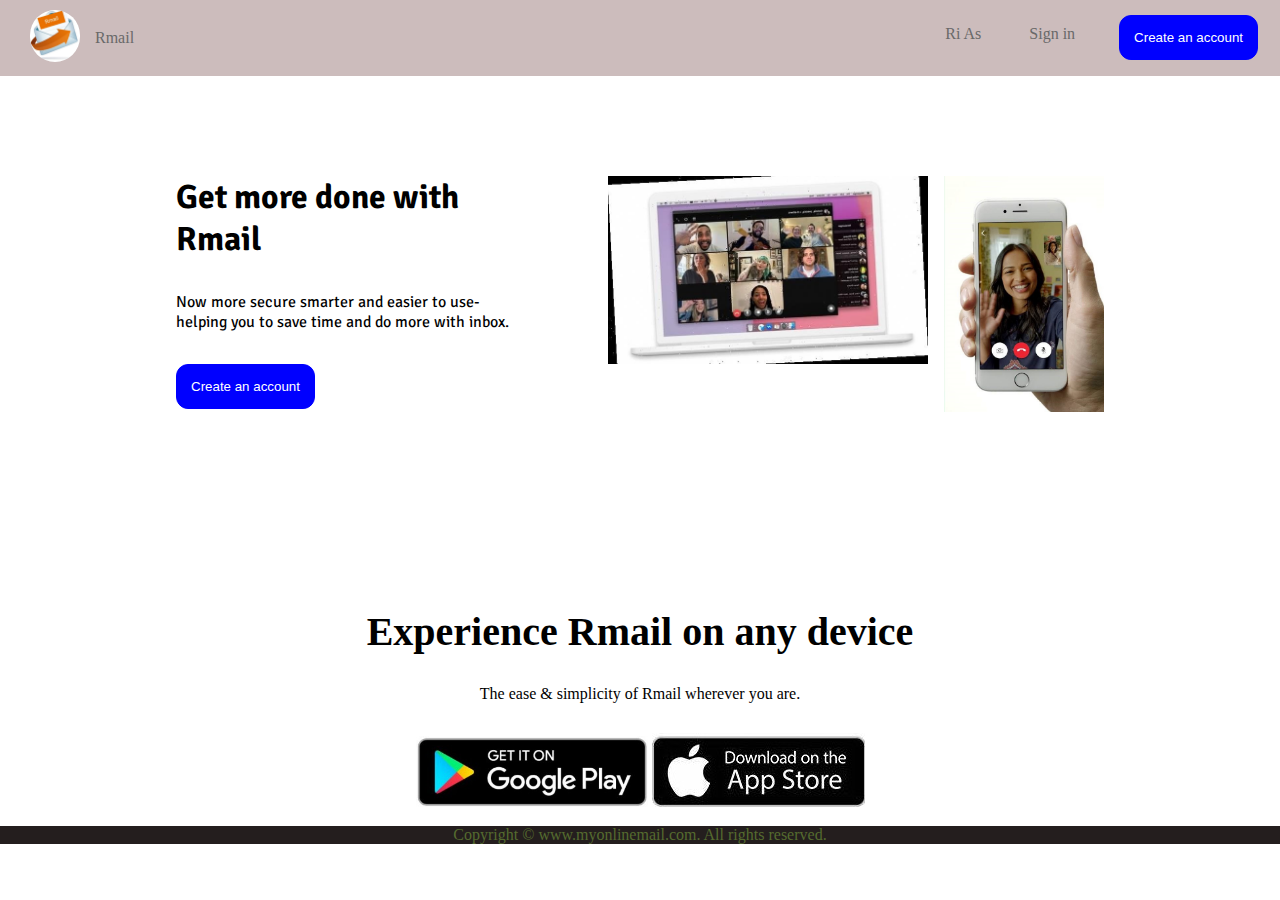
<file: main_page/index.html>
<!DOCTYPE html>
<html lang="en">
  <head>
    <meta charset="UTF-8" />
    <meta http-equiv="X-UA-Compatible" content="IE=edge" />
    <meta name="viewport" content="width=device-width, initial-scale=1.0" />
    <title>Rmail</title>
    <link rel="stylesheet" href="/main_page/index.css" />
    <link
      href="https://fonts.googleapis.com/css2?family=Signika+Negative&display=swap"
      rel="stylesheet" />
  </head>
  <body>
    <nav id="navbar">
      <div class="logo">
        <img src="/main_page/mail.jpg" alt="oops sorry!" />
      </div>
      <a href="">Rmail</a>
      <ul>
        <li class="items" id="create">
          <a href="../create account/create_account.html" target="_blank"
            ><button>Create an account</button></a
          >
        </li>
        <li class="items">
          <a
            href="../Ri As/for_work.html"
            target="_blank"
            alt="please try again"
            >Ri As</a
          >
          <a
            href="../sign in/sign_in.html"
            target="_blank"
            alt="please try again"
            >Sign in</a
          >
        </li>
        <!-- <li class="items"><a href="#work" alt ="please try again">For Work</a></li> -->
      </ul>
    </nav>
    <div class="container-1">
      <ul class="first">
        <li>Get more done with Rmail</li>
        <li>
          Now more secure smarter and easier to use- helping you to save time
          and do more with inbox.
        </li>
        <li class="items">
          <a href="../create account/create_account.html" target="_blank"
            ><button>Create an account</button></a
          >
        </li>
      </ul>
      <ul class="second">
        <li id="im1">
          <img src="/main_page/video_cl.jpg" alt="oops sorry!" />
        </li>
        <li id="im2">
          <img src="/main_page/phn_vdo_cl.jpg" alt="oops sorry!" />
        </li>
      </ul>
    </div>

    <div class="container-2">
      <ul>
        <li>Experience Rmail on any device</li>
        <li>The ease & simplicity of Rmail wherever you are.</li>
        <li>
          <a href="https://play.google.com/store"
            ><img src="/main_page/google-play.jpg" alt="oops sorry!" id="img1"
          /></a>
          <a href="https://www.apple.com/app-store/"
            ><img src="/main_page/download.jfif" alt="oops sorry!" id="img2"
          /></a>
        </li>
      </ul>
    </div>
    <div class="center">
      Copyright &copy; www.myonlinemail.com. All rights reserved.
    </div>
  </body>
</html>
</file>
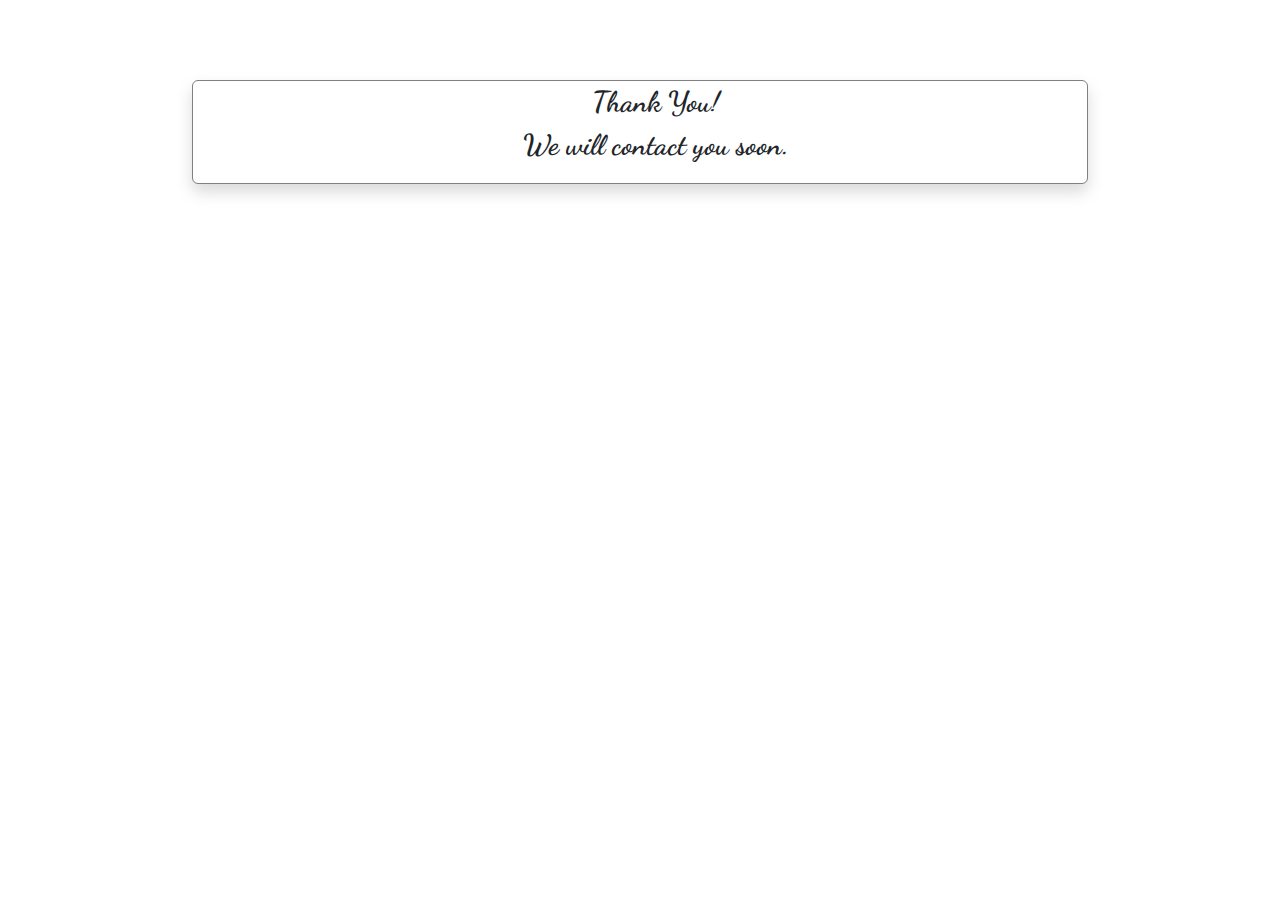
<file: contact/contact.html>
<!DOCTYPE html>
<html lang="en">
<head>
    <meta charset="UTF-8">
    <meta http-equiv="X-UA-Compatible" content="IE=edge">
    <meta name="viewport" content="width=device-width, initial-scale=1.0">
    <title>Hey</title>
    <link href="https://fonts.googleapis.com/css2?family=Dancing+Script:wght@500&display=swap" rel="stylesheet">
    <style>
        @import url('https://cdn.jsdelivr.net/npm/bootstrap@5.0.1/dist/css/bootstrap.min.css');
        .container {
           
            border: 1px solid gray;
            font-family: 'Dancing Script', cursive;
            width: 70%;
            margin:5rem 15%;
            
        }
        .container ul{
            display: flex;
            align-items:center;
            justify-content: center;
            flex-direction: column;
            list-style: none;
            font-size: 1.8rem;
            font-weight: bold;
        }

    </style>
</head>
<body>
    
    <div class="container shadow bg-body rounded">
        <ul>
            <li>
                Thank You!
            </li>
            <li>We will contact you soon.</li>
        </ul>
    </div>
</body>
</html>
</file>
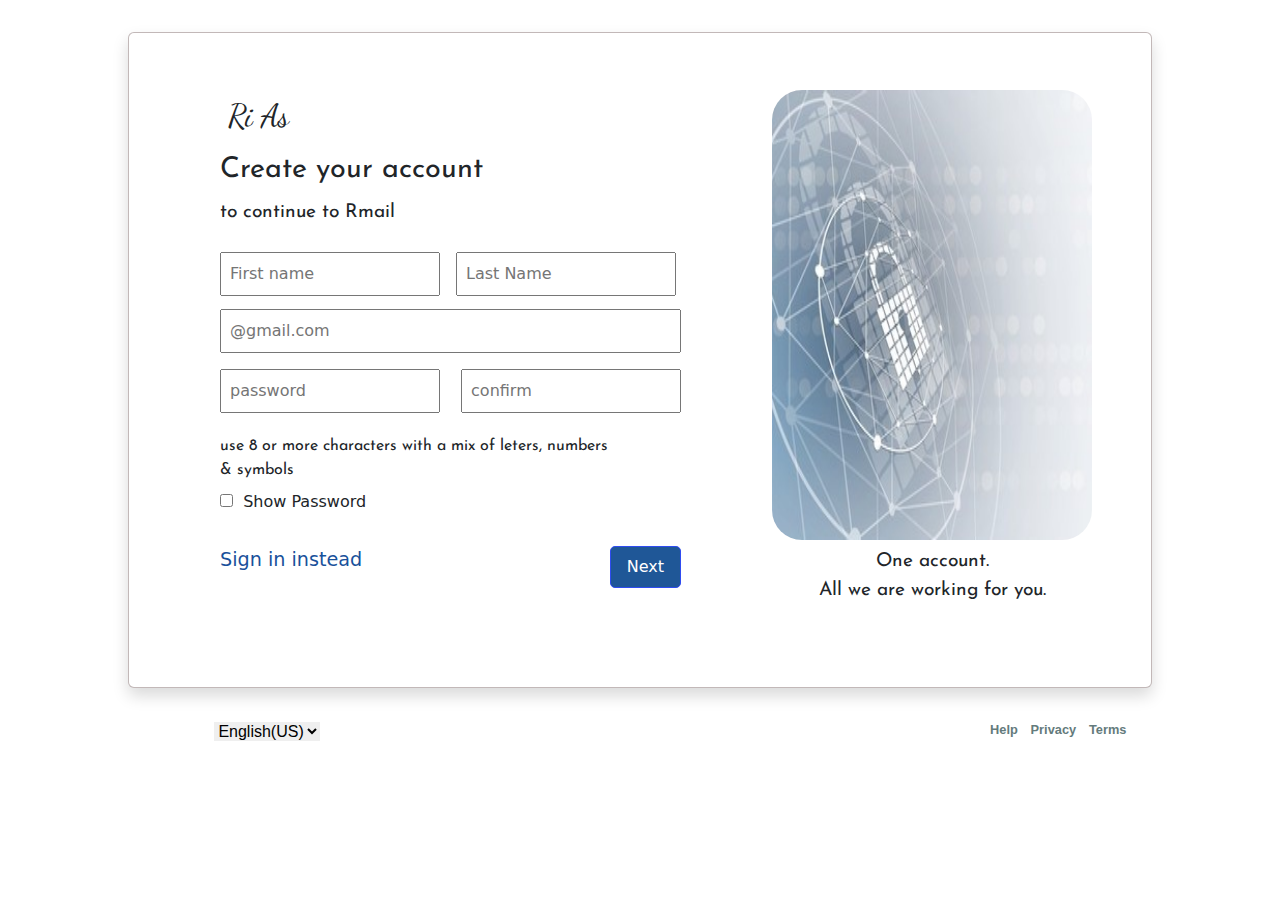
<file: create account/create_account.html>
<!DOCTYPE html>
<html lang="en">
<head>
    <meta charset="UTF-8">
    <meta http-equiv="X-UA-Compatible" content="IE=edge">
    <meta name="viewport" content="width=device-width, initial-scale=1.0">
    <title>Account!</title>
    <script src="create_account.js"></script>
    <link rel="stylesheet" href="create_account.css">
    <link href="https://fonts.googleapis.com/css2?family=Dancing+Script:wght@700&display=swap" rel="stylesheet">
    <link href="https://fonts.googleapis.com/css2?family=Dancing+Script:wght@700&family=Josefin+Sans:ital,wght@1,300&display=swap" rel="stylesheet">
</head>
<body>
    <div class="container-1 shadow bg-body rounded">
        <ul>
            <li>Ri As</li>
            <li>Create your account</li>
            <li>to continue to Rmail</li>
            <li><input type="text" placeholder="First name" id="first"><input type="text" placeholder="Last Name" id="last"></li>
            <li><input type="text" id="username" placeholder="@gmail.com"></li>
            <li><input type="password" id="togglePassword1" placeholder="password">
            <input type="password" id="togglePassword2" placeholder="confirm"></li>
            <li>use 8 or more characters with a mix of leters, numbers <br>& symbols</li>
            <li><input type="checkbox" value="Show" id="show">&nbsp;&nbsp;Show Password</li>
            <li><a href="../sign in/sign_in.html" target="_blank">Sign in instead</a>
            <button id="next">Next</button></li>
        </ul>
        <ul><li>
            <img src="secure.jpg" alt="oops">
            </li>
            <li>
                One account.<br>All we are working for you.
            </li>
        </ul>
    </div>
    <div class="container-2">
        <ul>
        <li><select name="" id="active">
            <option value="English(US)">English(US)</option>
            <option value="English(UK)">English(UK)</option>
            <option value="Hindi">Hindi</option>
            <option value="punjabi">punjabi</option>
            <option value="bengali">bengali</option>
            <option value="gujrati">gujrati</option>
            <option value="marathi">marathi</option>
           </select>
           </li> 
            <li><a href="../terms/terms.html">Terms</a></li>
            <li><a href="../privacy/privacy.html">Privacy</a></li>
            <li><a href="../Help/help.html">Help</a></li>
            
            
        </ul>
    </div>
    
</body>
</html>
</file>
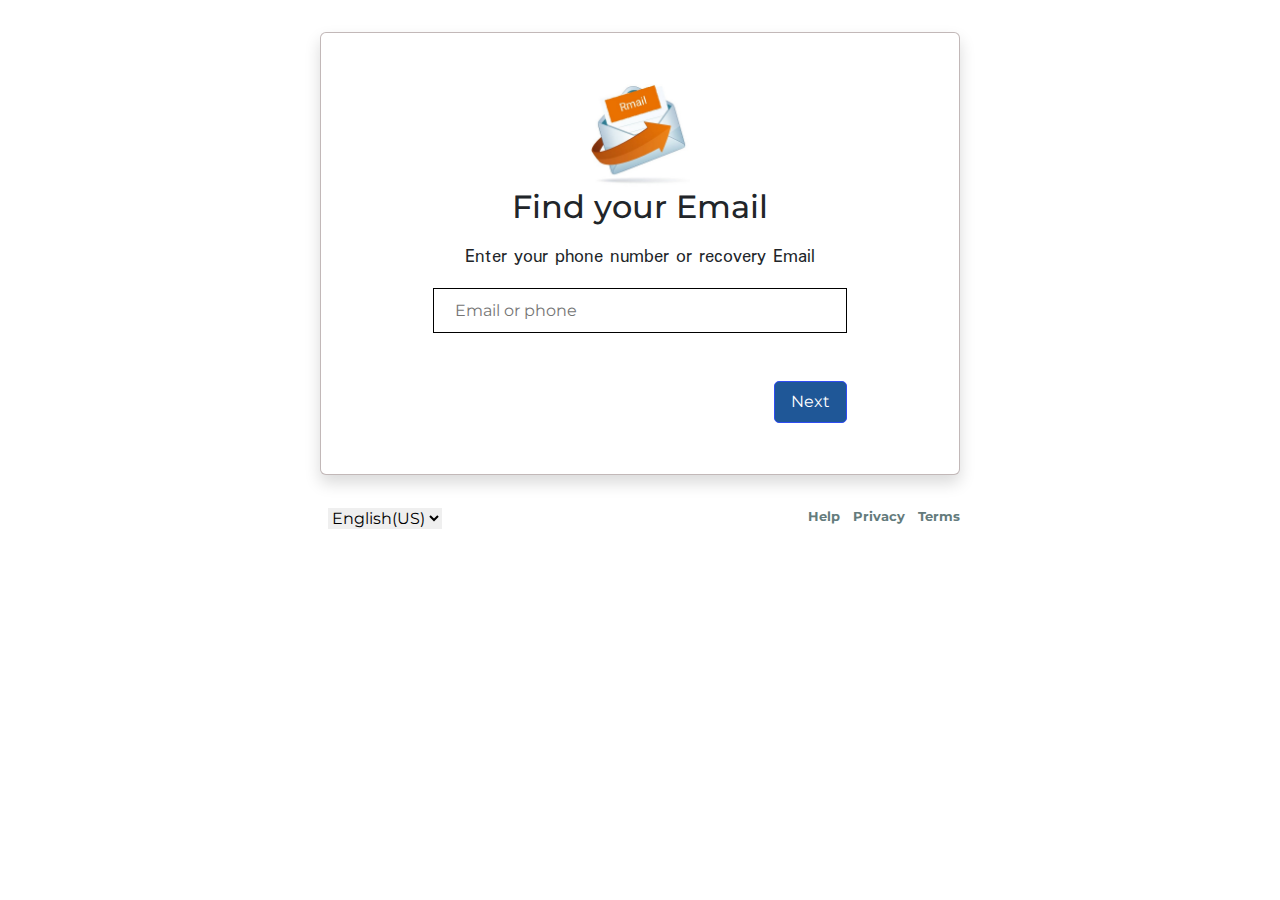
<file: forgot email/forgot_email.html>
<!DOCTYPE html>
<html lang="en">
<head>
    <meta charset="UTF-8">
    <meta http-equiv="X-UA-Compatible" content="IE=edge">
    <meta name="viewport" content="width=device-width, initial-scale=1.0">
    <title>Sign in!</title>
    <script src="forgot_email.js"></script>
    <link rel="stylesheet" href="forgot_email.css">
    <link href="https://fonts.googleapis.com/css2?family=Montserrat:wght@300&display=swap" rel="stylesheet">
    <link href="https://fonts.googleapis.com/css2?family=Padauk&display=swap" rel="stylesheet">
    <link href="https://fonts.googleapis.com/css2?family=Padauk:wght@400;700&display=swap" rel="stylesheet">
    
</head>
<body>
    <div class="container-1 shadow bg-body rounded">
        <form action="">
            <div class="form-group">
                <img src="mail.jpg" alt="Rmail">
            </div>
            <div class="form-group">
                <h2>Find your Email</h2>
           <h4> Enter your phone number or recovery Email</h4>
            </div>
        
               <input type="" id="username" placeholder="Email or phone">
         
           <div class="form-group" id="sub">
                  <button id="submit">Next</button>
            
           </div>
        </form>
    </div>
    <div class="container-2">
        <ul>
        <li><select name="" id="active">
            <option value="English(US)">English(US)</option>
            <option value="English(UK)">English(UK)</option>
            <option value="Hindi">Hindi</option>
            <option value="punjabi">punjabi</option>
            <option value="bengali">bengali</option>
            <option value="gujrati">gujrati</option>
            <option value="marathi">marathi</option>
           </select>
           </li> 
            <li><a href="../terms/terms.html">Terms</a></li>
            <li><a href="../privacy/privacy.html">Privacy</a></li>
            <li><a href="../Help/help.html">Help</a></li>
            
            
        </ul>
    </div>
    
</body>
</html>
</file>
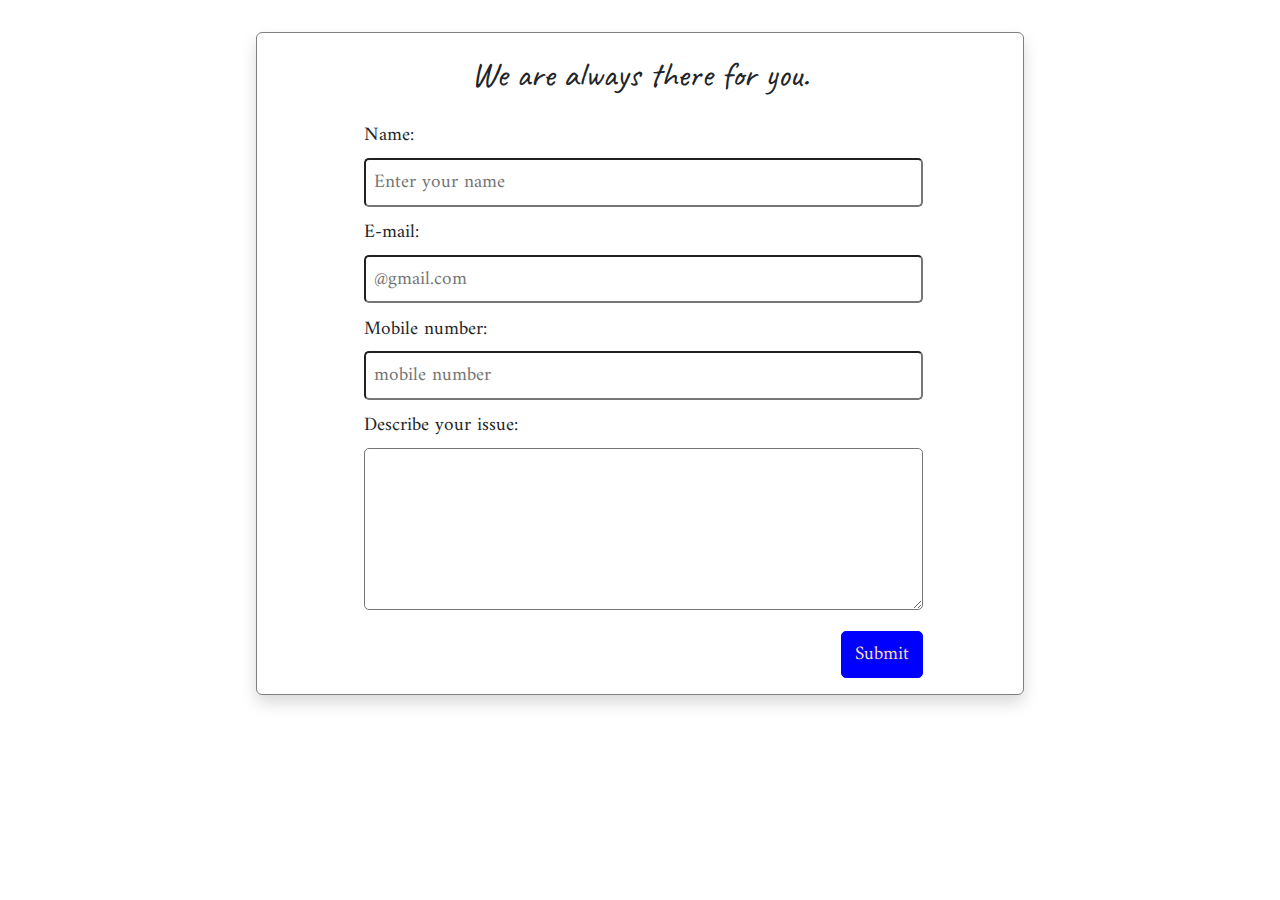
<file: Help/help.html>
<!DOCTYPE html>
<html lang="en">
<head>
    <meta charset="UTF-8">
    <meta http-equiv="X-UA-Compatible" content="IE=edge">
    <meta name="viewport" content="width=device-width, initial-scale=1.0">
    <title>Help!</title>
    <link href="https://fonts.googleapis.com/css2?family=Caveat&display=swap" rel="stylesheet">
    <link href="https://fonts.googleapis.com/css2?family=Amiri&display=swap" rel="stylesheet">
    <style>
        @import url('https://cdn.jsdelivr.net/npm/bootstrap@5.0.1/dist/css/bootstrap.min.css');
        .container{
            font-family: 'Amiri', serif;
            font-size: 1.2rem;
            display: flex;
            justify-content: center;
            align-items: center;
            width: 60%;
            margin: 2rem 15% 2rem 20%;
            border: 1px solid gray;
            padding: 1rem 3rem;
            flex-direction: column;
        }
        .container p{
            text-align: center;
            font-size: 2.2rem;
            font-family: 'Caveat', cursive;

        }
        .form-group{
            width: 100%;
            margin: 0.2rem;
        }
        .form-group input,
        .form-group textarea{
            margin:0.5rem 0rem;
            width: 100%;
            padding:0.5rem;
            border-radius: 5px;
            border-color: 1px solid gray;
            
        }
        #submit{
            float: right;
            color: wheat;
            background-color: blue;
            border-radius: 5px;
            border: 1px solid blue;
            padding: 0.5rem 0.8rem;
        }
        #submit:hover{
            color: grey;
            cursor: pointer;
        }
        @media only screen and (max-width:730px){
            .container{
                margin: 2rem;
            
            }
        }
      @media only screen and (max-width:390px){
          .container{
              margin: 0rem;
              border: none;
              
          }
      }
    </style>
</head>
<body>
    <div class="container shadow bg-body rounded">
        <p>
            We are always there for you.
        </p>
        <form action="">
            <div class="form-group">
                <label for="">
                    Name:<br>
                </label>
                <input type="text" id="name" placeholder="Enter your name">
            </div>
            <div class="form-group">
                <label for="">
                    E-mail:<br>
                </label>
                <input type="text" id="email" placeholder="@gmail.com">
            </div>
            <div class="form-group">
                <label for="">
                    Mobile number:<br>
                </label>
                <input type="text" id="number" placeholder="mobile number">
            </div>
            <div class="form-group">
                <label for="">
                    Describe your issue:<br>
                </label>
                <textarea name="message" rows="5" cols="40" id="issue"></textarea>
            </div>
            <div class="form-group" id="sub-grp">
                <button id="submit">Submit</button>
            </div>
    
        </form>
    </div>
    <script>
        document.querySelector("#submit").addEventListener("click",function(event){
            var x = document.getElementById("name").value;
            var y = document.getElementById("email").value;
            var z = document.getElementById("number").value;
            var issue = document.getElementById("issue").value;
            let reg1 = /^[A-z][a-z]*[ ][A-z]{1}[a-z]*$/g;
            let reg3 = /^[6-9][0-9]{9}$/g;
            let reg2 = /^[a-z0-9.]{5,}@g(oogle)?mail[.]com$|^[6-9]\d{9}$/g;
            let reg4 = /\w+/gi;
            if(reg1.test(x)){
                if(reg2.test(y)){
                    if(reg3.test(z)){
                        if(reg4.test(issue)){
                            window.open("../contact/contact.html");
                        }
                            else{
                                alert("please fill your issues properly.");
                            }
                        
                    }
                    else{
                        alert("please enter a valid mobile number");
                    }
                }
                else{
                    alert("please enter a vlaid gmail with more than 4 characters");
                }
            }
           
           else{
               alert("please enter first letter of name and title as upper case and others in lower case also include one space between name and title");
           }

        });
    </script>
</body>
</html>
</file>
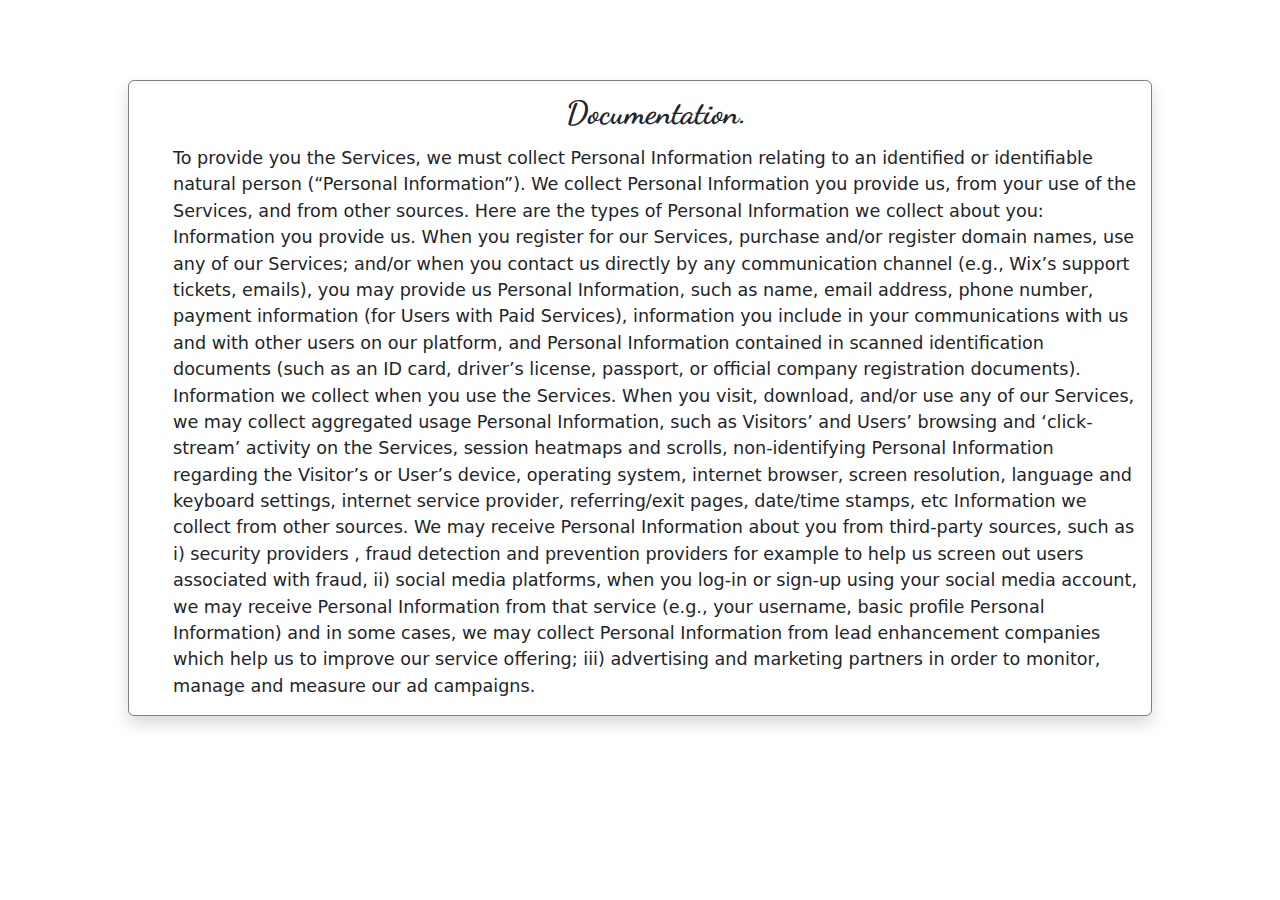
<file: learn more/learn_more.html>
<!DOCTYPE html>
<html lang="en">
<head>
    <meta charset="UTF-8">
    <meta http-equiv="X-UA-Compatible" content="IE=edge">
    <meta name="viewport" content="width=device-width, initial-scale=1.0">
    <title>Learn more!</title>
    <link href="https://fonts.googleapis.com/css2?family=Dancing+Script:wght@500&display=swap" rel="stylesheet">
    <style>
        @import url('https://cdn.jsdelivr.net/npm/bootstrap@5.0.1/dist/css/bootstrap.min.css');
        .container {
           
            border: 1px solid gray;
        
            width: 80%;
            margin:5rem 10%;
            
        }
        .container ul{
            display: flex;
            align-items:center;
            justify-content: center;
            flex-direction: column;
            list-style: none;
            font-size: 1.1rem;
        }
        .container ul li:nth-child(1){
            font-size: 2rem;
            font-weight: bold;
            font-family: 'Dancing Script', cursive;
            margin:0.5rem;
        }

    </style>
</head>
<body>
    
    <div class="container shadow bg-body rounded">
        <ul>
            <li>
                Documentation.
            </li>
            <li>To provide you the Services, we must collect Personal Information relating to an identified or identifiable natural person (“Personal Information”). We collect Personal Information you provide us, from your use of the Services, and from other sources. Here are the types of Personal Information we collect about you:

                Information you provide us. When you register for our Services, purchase and/or register domain names, use any of our Services; and/or when you contact us directly by any communication channel (e.g., Wix’s support tickets, emails), you may provide us Personal Information, such as name, email address, phone number, payment information (for Users with Paid Services), information you include in your communications with us and with other users on our platform, and Personal Information contained in scanned identification documents (such as an ID card, driver’s license, passport, or official company registration documents).  
                
                Information we collect when you use the Services. When you visit, download, and/or use any of our Services, we may collect aggregated usage Personal Information, such as Visitors’ and Users’ browsing and ‘click-stream’ activity on the Services, session heatmaps and scrolls, non-identifying Personal Information regarding the Visitor’s or User’s device, operating system, internet browser, screen resolution, language and keyboard settings, internet service provider, referring/exit pages, date/time stamps, etc
                
                Information we collect from other sources. We may receive Personal Information about you from third-party sources, such as i) security providers , fraud detection and prevention providers for example to help us screen out users associated with fraud, ii) social media platforms, when you log-in or sign-up using your social media account, we may receive Personal Information from that service (e.g., your username, basic profile Personal Information) and in some cases, we may collect Personal Information from lead enhancement companies which help us to improve our service offering; iii) advertising and marketing partners in order to monitor, manage and measure our ad campaigns.</li>
        </ul>
    </div>
</body>
</html>
</file>
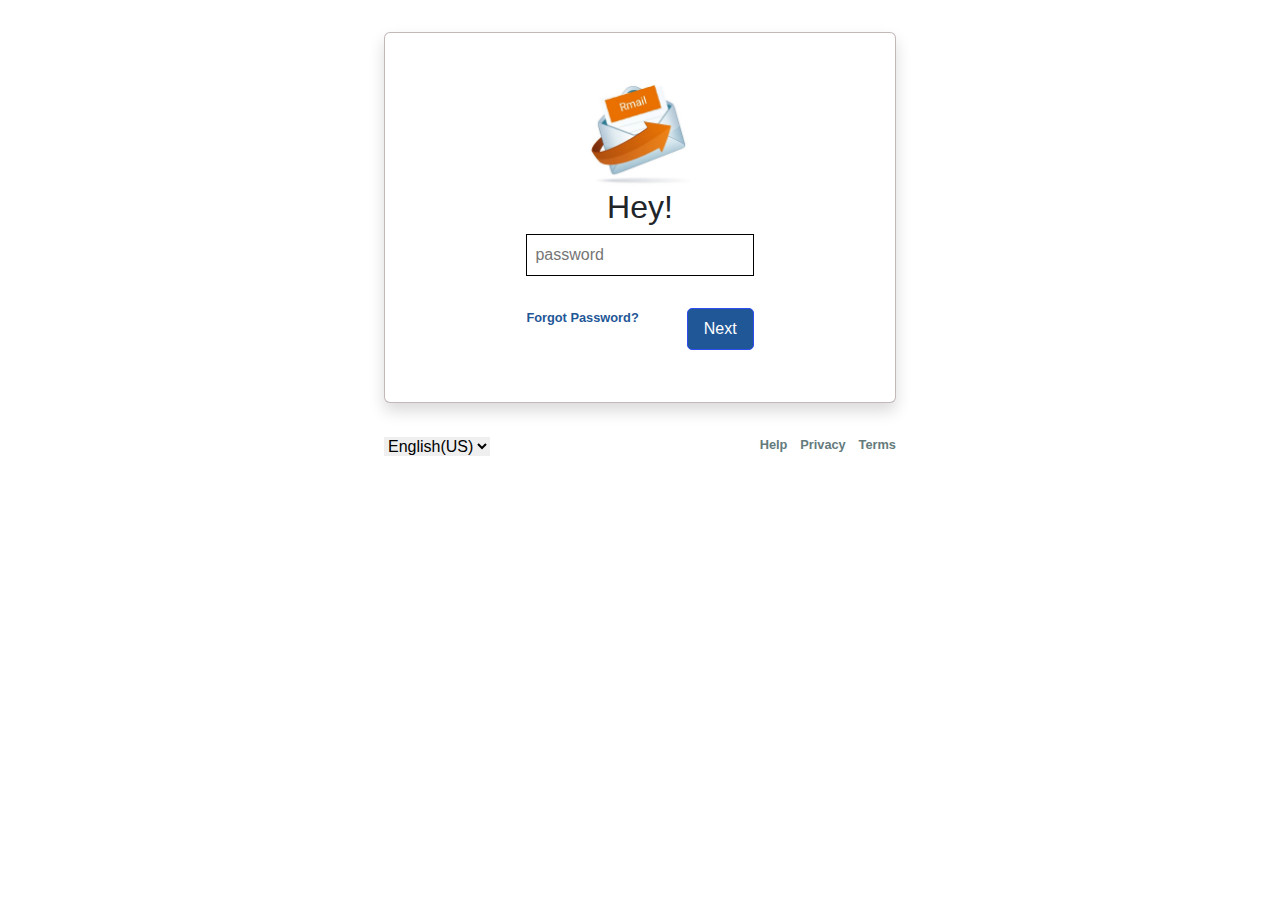
<file: password/after_next.html>
<!DOCTYPE html>
<html lang="en">

<head>
    <meta charset="UTF-8">
    <meta http-equiv="X-UA-Compatible" content="IE=edge">
    <meta name="viewport" content="width=device-width, initial-scale=1.0">
    <title>password_section</title>
    <script src="after_next.js"></script>
    <link rel="stylesheet" href="after_next.css">
    <link rel="stylesheet" media="screen and (max-width:680px)" href="after_next_phone.css">
</head>

<body>
    <div class="container-1 shadow bg-body rounded">
        <form action="">
            <div class="form-group">
                <img src="mail.jpg" alt="Rmail">
            </div>
            <div class="form-group">
                <h2>Hey!</h2>
            </div>
            <input type="password" id="password" placeholder="password">
            <div class="form-group" id="sub">
                <a href="../forgot password/forgot_pass.html">Forgot Password?</a>
                <button id="submit">Next</button>

            </div>
        </form>
    </div>
    <div class="container-2">
        <ul>
            <li><select name="" id="active">
                    <option value="English(US)">English(US)</option>
                    <option value="English(UK)">English(UK)</option>
                    <option value="Hindi">Hindi</option>
                    <option value="punjabi">punjabi</option>
                    <option value="bengali">bengali</option>
                    <option value="gujrati">gujrati</option>
                    <option value="marathi">marathi</option>
                </select>
            </li>
            <li><a href="../terms/terms.html">Terms</a></li>
            <li><a href="../privacy/privacy.html">Privacy</a></li>
            <li><a href="../Help/help.html">Help</a></li>


        </ul>
    </div>

</body>

</html>
</file>
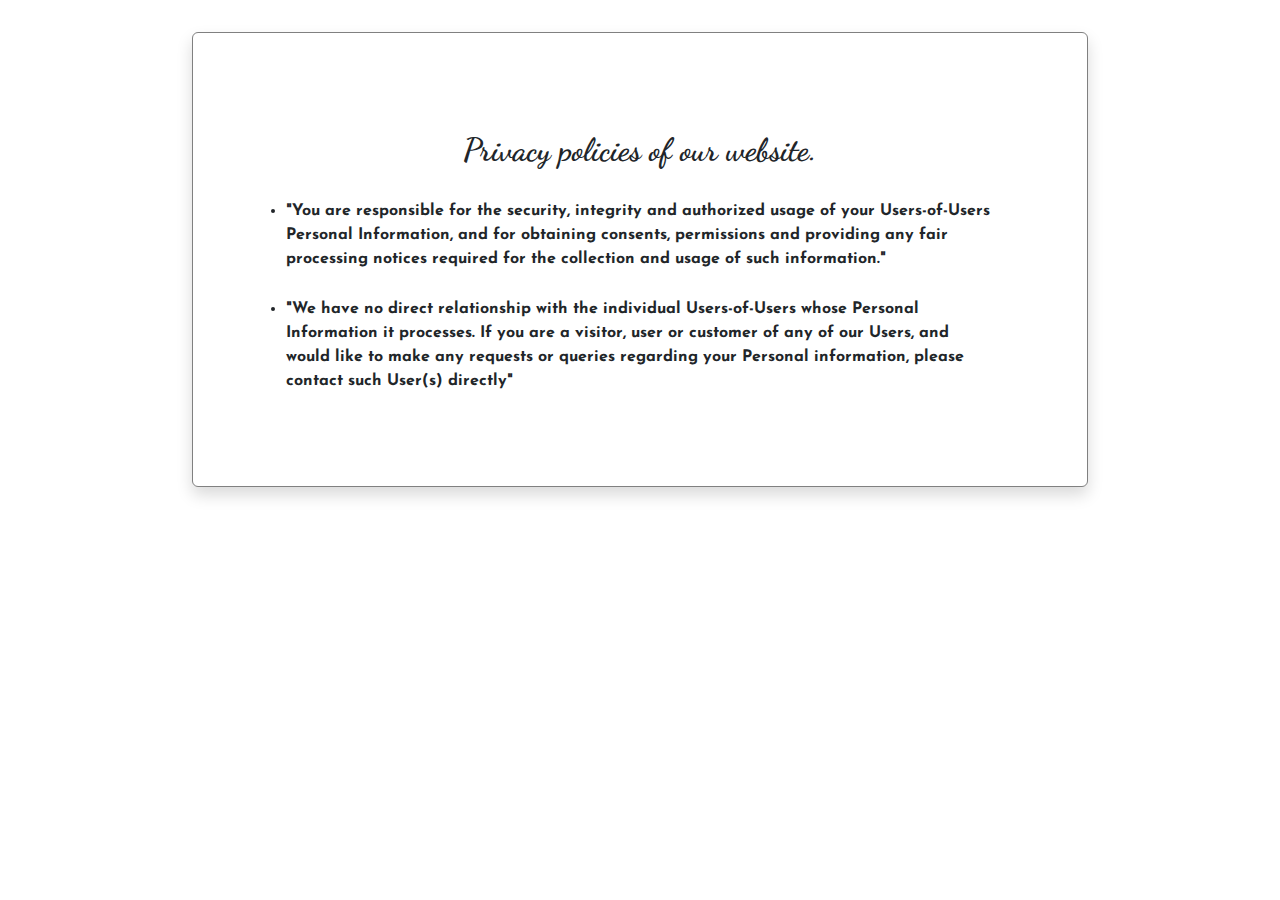
<file: privacy/privacy.html>
<!DOCTYPE html>
<html lang="en">
<head>
    <meta charset="UTF-8">
    <meta http-equiv="X-UA-Compatible" content="IE=edge">
    <meta name="viewport" content="width=device-width, initial-scale=1.0">
    <title>Privacy policy</title>
    <link href="https://fonts.googleapis.com/css2?family=Dancing+Script:wght@500&display=swap" rel="stylesheet">
    <link href="https://fonts.googleapis.com/css2?family=Dancing+Script:wght@700&family=Josefin+Sans:ital,wght@1,300&display=swap" rel="stylesheet">
    <style>
        @import url('https://cdn.jsdelivr.net/npm/bootstrap@5.0.1/dist/css/bootstrap.min.css');
        .container{
            display: flex;
            flex-direction: column;
            border: 1px solid gray;
            width: 70%;
            margin:2rem 15%;
            margin-right: 7%;
            padding: 5rem;
            justify-content: center;
        }
      
        .container li{
            margin: 0.8rem;
            font-family: 'Josefin Sans', sans-serif;
            font-size: 1rem;
            font-weight: bold;
        }
        .container li:nth-child(1){
            text-align: center;
            list-style: none;
            font-size: 2rem;
            font-weight: bold;
            font-family: 'Dancing Script', cursive;
        }
    </style>
</head>
<body>
    <div class="container shadow bg-body rounded">
       <li>Privacy policies of our website.</li>
       <li>
        "You are responsible for the security, integrity and authorized usage of your Users-of-Users Personal Information, and for obtaining consents, permissions and providing any fair processing notices required for the collection and usage of such information."
       </li>
       <li>
        "We have no direct relationship with the individual Users-of-Users whose Personal Information it processes. If you are a visitor, user or customer of any of our Users, and would like to make any requests or queries regarding your Personal information, please contact such User(s) directly"
       </li>
    </div>
</body>
</html>
</file>
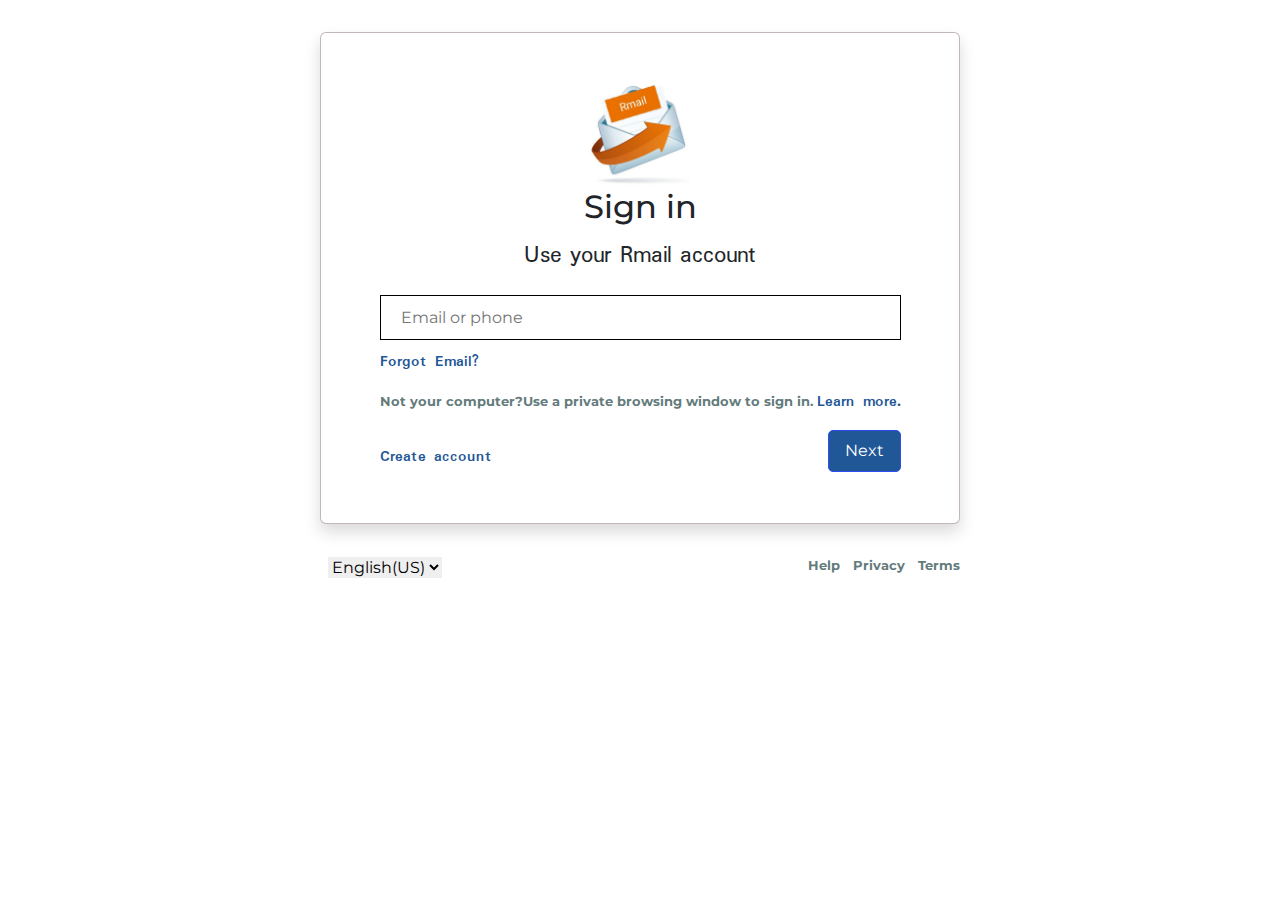
<file: sign in/sign_in.html>
<!DOCTYPE html>
<html lang="en">
<head>
    <meta charset="UTF-8">
    <meta http-equiv="X-UA-Compatible" content="IE=edge">
    <meta name="viewport" content="width=device-width, initial-scale=1.0">
    <title>Sign in!</title>
    <script src="sign_in.js"></script>
    <link rel="stylesheet" href="sign_in.css">
    <link href="https://fonts.googleapis.com/css2?family=Montserrat:wght@300&display=swap" rel="stylesheet">
    <link href="https://fonts.googleapis.com/css2?family=Padauk&display=swap" rel="stylesheet">
    <link href="https://fonts.googleapis.com/css2?family=Padauk:wght@400;700&display=swap" rel="stylesheet">
    <link rel="stylesheet" media="screen and (max-width:604px)" href="sign_phone.css">
</head>
<body>
    <div class="container-1 shadow bg-body rounded">
        <form action="">
            <div class="form-group">
                <img src="mail.jpg" alt="Rmail">
            </div>
            <div class="form-group">
                <h2>Sign in</h2>
           <h4 class="mt-3 mb-4"> Use your Rmail account</h4>
            </div>
        
               <input type="" id="username" placeholder="Email or phone">
               <h3><a href="../forgot email/forgot_email.html">Forgot Email?</a></h3>
           <p class="mt-3 mb-3">
               Not your computer?Use a private browsing window to sign in. <a href="../learn more/learn_more.html">Learn more.</a>
           </p>
           <div class="form-group" id="sub">
               <a href="../create account/create_account.html">Create account</a>
                  <button id="submit">Next</button>
            
           </div>
        </form>
    </div>
    <div class="container-2">
        <ul>
        <li><select name="" id="active">
            <option value="English(US)">English(US)</option>
            <option value="English(UK)">English(UK)</option>
            <option value="Hindi">Hindi</option>
            <option value="punjabi">punjabi</option>
            <option value="bengali">bengali</option>
            <option value="gujrati">gujrati</option>
            <option value="marathi">marathi</option>
           </select>
           </li> 
            <li><a href="../terms/terms.html">Terms</a></li>
            <li><a href="../privacy/privacy.html">Privacy</a></li>
            <li><a href="../Help/help.html">Help</a></li>
            
            
        </ul>
    </div>
    
</body>
</html>
</file>
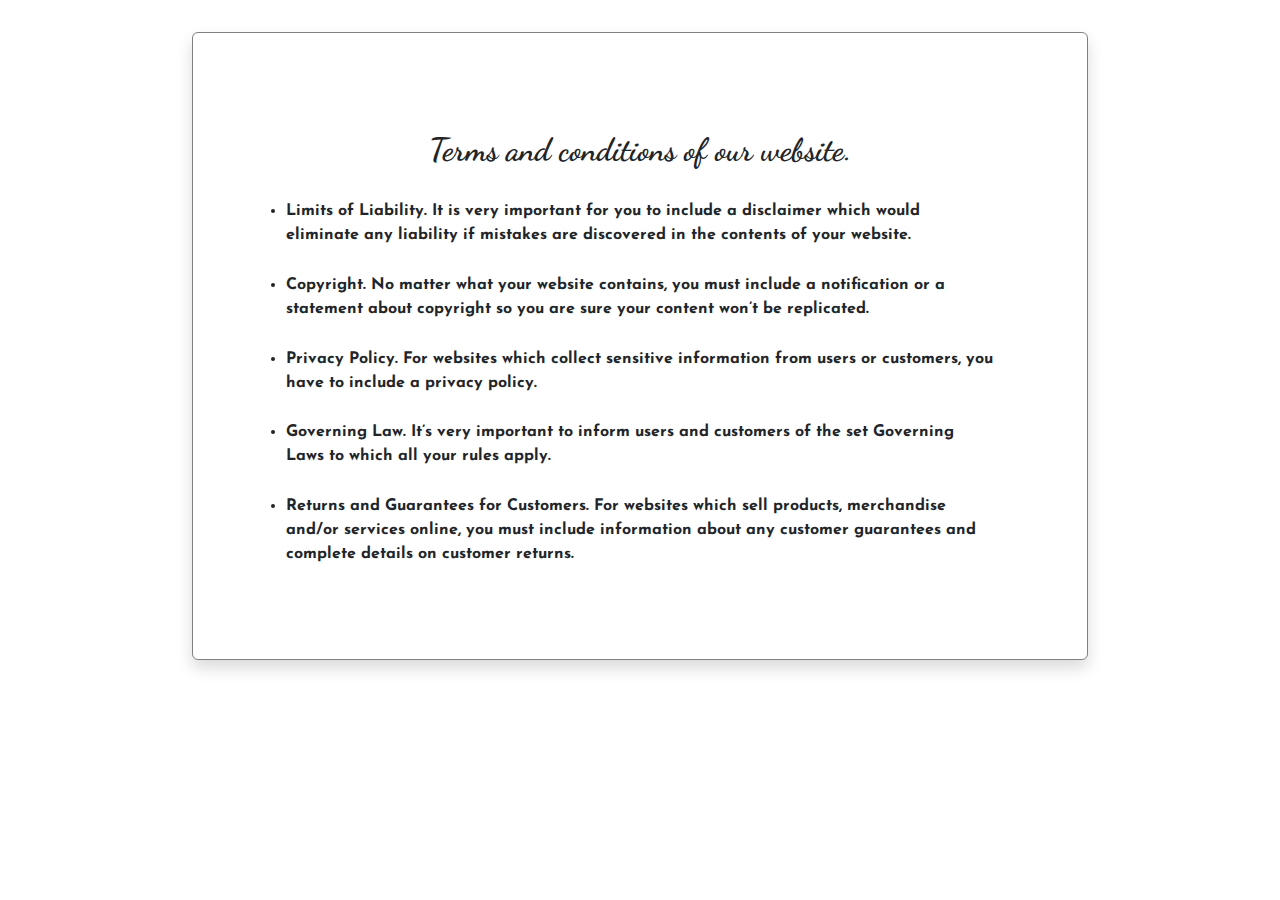
<file: terms/terms.html>
<!DOCTYPE html>
<html lang="en">
<head>
    <meta charset="UTF-8">
    <meta http-equiv="X-UA-Compatible" content="IE=edge">
    <meta name="viewport" content="width=device-width, initial-scale=1.0">
    <title>Terms & Conditions</title>
    <link href="https://fonts.googleapis.com/css2?family=Dancing+Script:wght@500&display=swap" rel="stylesheet">
    <link href="https://fonts.googleapis.com/css2?family=Dancing+Script:wght@700&family=Josefin+Sans:ital,wght@1,300&display=swap" rel="stylesheet">
    <style>
        @import url('https://cdn.jsdelivr.net/npm/bootstrap@5.0.1/dist/css/bootstrap.min.css');
        .container{
            display: flex;
            flex-direction: column;
            border: 1px solid gray;
            width: 70%;
            margin:2rem 15%;
            margin-right: 7%;
            padding: 5rem;
            justify-content: center;
        }
      
        .container li{
            margin: 0.8rem;
            font-family: 'Josefin Sans', sans-serif;
            font-size: 1rem;
            font-weight: bold;
        }
        .container li:nth-child(1){
            text-align: center;
            list-style: none;
            font-size: 2rem;
            font-weight: bold;
            font-family: 'Dancing Script', cursive;
        }
    </style>
</head>
<body>
    <div class="container shadow bg-body rounded">
        <li>
            Terms and conditions of our website.
        </li>
        <li>
            Limits of Liability. It is very important for you to include a disclaimer which would eliminate any liability if mistakes are discovered in the contents of your website.
        </li>
        <li>
            Copyright. No matter what your website contains, you must include a notification or a statement about copyright so you are sure your content won’t be replicated.

        </li>
        <li>
            Privacy Policy. For websites which collect sensitive information from users or customers, you have to include a privacy policy.
        </li>
        <li>
            Governing Law. It’s very important to inform users and customers of the set Governing Laws to which all your rules apply.
        </li>
        <li>
            Returns and Guarantees for Customers. For websites which sell products, merchandise and/or services online, you must include information about any customer guarantees and complete details on customer returns.
        </li>
    </div>
</body>
</html>
</file>
<file: main_page/index.css>
*{
    padding: 0px;
    margin: 0px;
    box-sizing: border-box;
    color:black;
}
#navbar{
    display: flex;
   color:darkolivegreen;
    width: 100%;
    align-items: center;
    justify-content: right;
    position: fixed;
    top: 0px;
}
#navbar a{
    text-decoration: none;
    cursor: pointer;
    color:dimgray;
}
#navbar a:hover{
    color: rgb(30, 31, 29);

}
.logo{
    margin: 10px 30px;
    margin-right: 15px;
}
.logo img{
    width: 50px;
    height: auto;
    cursor: pointer;
    border-radius: 30px;
}
#navbar ul{
    width: 100%;
     display: inline-block;
    align-items: center; 
    list-style: none;

}
#navbar ul li:nth-child(3),
#navbar ul li:nth-child(2){
    margin-top: 10px;
}
#navbar ul li{
    float: right;
   
}
#navbar ul li a{
    text-decoration: none;
    color:dimgray;
    padding:3px 22px;

}
#navbar ul li a:hover{
    color: rgb(30, 31, 29);
}
#navbar::before{
    content: "";
    background-color: rgb(204, 188, 188);
    position: absolute;
    width: 100%;
    height: 100%;
    z-index: -1;
    top: 0px;
    left: 0px;
}
button{
    border-radius: 12px;
    color: white;
    background-color: blue;
    padding: 14px;
    border: 1px solid blue;
    cursor: pointer;

}
button:hover{
    background-color:darkblue;
}
.container-1{
    font-family: 'Signika Negative', sans-serif;
    display: flex;
    margin: 10rem;
}
.container-1 ul{
    
    list-style: none;
    display: flex;

}
.container-1 ul li{
    margin: 1rem;
}
.container-1 ul li:nth-child(1){
    font-size: 2.1rem;
    font-weight: bold;
}
.first{
    display: flex;
    flex-direction: column;
    margin-right: 3rem;
}
#im1 img{
    width: 20rem;
    height: auto;
}
#im2 img{
    width: 10rem;
    height: auto;
    margin-left: -1rem;
}
.container-2 ul{
    width: 100%;
    margin-top: 7rem;
    display: flex;
    align-items: center;
    flex-direction: column;
    list-style: none;
}
.container-2 ul li{
    margin: 15px;
}
.container-2 ul li:nth-child(1){
    font-size:2.5rem;
    font-weight: bold;
}
.container-2 ul li:nth-child(3) a:nth-child(1) img:nth-child(1){
    width: 232px;
    height: auto;
    cursor: pointer;
}
.container-2 ul li:nth-child(3) a:nth-child(2) img:nth-child(2){
    width: 235px;
    height: auto;
    cursor: pointer;
} 

.center{
    text-align: center;
    color: darkolivegreen;
    background-color: rgb(36, 30, 30);
}
@media only screen and (max-width:915px){
    .second img{
        display: none;
    }
    .second{
        width: 0rem;
    }
    .container-1{
        margin: 5rem;
        
    }
    .container-2{
        margin-top: 4rem;
        margin-left: 1.5rem;
    }
    
}
@media only screen and (max-width:604px) {
    #create{
        display: none;
    }
    .container-2 ul li:nth-child(1){
        font-size:1.8rem;
        font-weight: bold;
    }
}
@media only screen and (max-width:554px){
    #img1{
        width: 100px;
        height: auto;
        cursor: pointer;
    }
    #img2{
        width: 90px;
        height: auto;
        cursor: pointer;
    }
}
</file>
<file: password/after_next_phone.css>
.container-2 ul{
    display: flex;
    align-items: center;
    justify-content: center;
    flex-direction: column;

}
.container-2 ul li:nth-child(2){
    margin-right: 20px;
} 
.container-2 ul li:nth-child(3){
    margin-right: 15px;
} 
.container-2 ul li:nth-child(4){
    margin-right: 12px;
} 
.container-2 ul li select{
    border: none;
    margin-left: 0rem;
    
}
</file>
<file: create account/create_account.css>
@import url('https://cdn.jsdelivr.net/npm/bootstrap@5.0.1/dist/css/bootstrap.min.css');
*{
    padding: 0px;
    margin: 0px;
    box-sizing: border-box;
}
.container-1{
    padding: 3.2rem 0rem; 
    width: 80%;
    border: 1px solid rgba(185, 173, 173, 0.87);
    display: flex;
    justify-content: space-evenly;
    flex-direction: row;
    align-items: center;
     margin: 2rem 4% 2rem 10%; 
    margin-bottom: 0rem;
    border-radius: 5px;
    flex-wrap: wrap;
}
.container-1 ul img{
    width: 25vw;
    height:50vh;
    border-radius: 30px;
}
.container-1 ul{
    list-style: none;
}
.container-1 ul:nth-child(1) li:nth-child(1){
    font-size: 2rem;
    font-family: 'Dancing Script', cursive;
    margin: 0.5rem;
    
}
.container-1 ul:nth-child(1) li:nth-child(2){
    font-size: 1.8rem;
    font-family: 'Josefin Sans', sans-serif;
    margin: 0.5rem;
    margin-left: 0rem;

    
}
.container-1 ul:nth-child(1) li:nth-child(3){
    font-size: 1.2rem;
    font-family: 'Josefin Sans', sans-serif;
    margin:0.5rem;
    margin-left: 0rem;
}
.container-1 ul:nth-child(1) li:nth-child(4) input:nth-child(1){
    margin: 1rem 1rem 0.8rem 0rem;
    padding: 0.5rem;
    
    
}
.container-1 ul:nth-child(1) li:nth-child(4) input:nth-child(2){
    margin: 1rem 0rem 0.8rem 0rem;
    padding: 0.5rem;
    
    
}

.container-1 ul:nth-child(1) li:nth-child(5) input{
    width: 100%;
    padding: 0.5rem;

}
.container-1 ul:nth-child(1) li:nth-child(6) input:nth-child(1){
    margin: 1rem 1rem 0.8rem 0rem;
    padding: 0.5rem;
    
}
.container-1 ul:nth-child(1) li:nth-child(6) input:nth-child(2){
    margin: 1rem 0rem 0.8rem 0rem;
    padding: 0.5rem;
    
    
}
.container-1 ul:nth-child(1) li:nth-child(7)
{
    font-size: 1rem;
    font-family: 'Josefin Sans', sans-serif;
    margin:0.5rem;
    margin-left: 0rem;

}
.container-1 ul:nth-child(1) li:nth-child(8)input{
    font-size: 1rem;
    margin: 0.5rem;
    color: rgb(31, 31, 31);
}
.container-1 ul:nth-child(1) li:nth-child(9) a{
    text-decoration: none;
    font-size: 1.2rem;
    color: rgb(25, 81, 155);
    margin: 2rem 0rem 2rem 0rem;
    float: left;

}
.container-1 ul:nth-child(1) li:nth-child(9) button{
   
    float:right;
    border: 1px solid rgb(47, 76, 241);
    color: white;
    background-color: rgb(31, 87, 151);
    border-radius: 5px;
    cursor: pointer;
    margin:2rem 0rem;
    padding: 0.5rem 1rem;
}
.container-1 ul:nth-child(2) li:nth-child(2){
    font-size: 1.2rem;
    font-family: 'Josefin Sans', sans-serif;
    text-align: center;
    margin:0.5rem;
} 
.container-2{
    margin-top: 2rem;
    width: 75%;
    margin-bottom: 4rem;
    margin-left:  13%;
    margin-right: 9%;
    font-family: 'Montserrat', sans-serif;
}
.container-2 ul{
    
    list-style: none;
    width: 100%;
    align-items: center;

}

.container-2 ul  li a{
    text-decoration: none;
    float: right;
    font-size: 0.8rem;
    font-weight: bold;
    color: rgb(100, 123, 124);
    padding-left: 0.8rem;
}
.container-2 ul li:nth-child(1){
    float: left;
}
.container-2 ul li select{
    border: none;
    margin-left: 1rem;
    
}


@media only screen and (max-width:844px){
    .container-1 ul:nth-child(2){
        display: none;
    }
    .container-1 {
        padding: 2rem;
    }
}
@media only screen and (max-width:352px){
    .container-2 ul{
        display: flex;
        align-items: center;
        justify-content: center;
        flex-direction: column;
    
    }
    .container-2 ul li:nth-child(2){
        margin-right: 20px;
    } 
    .container-2 ul li:nth-child(3){
        margin-right: 15px;
    } 
    .container-2 ul li:nth-child(4){
        margin-right: 12px;
    } 
    .container-2 ul li select{
        border: none;
        margin-left: 0rem;
        
    }
}
</file>
<file: forgot email/forgot_email.css>
@import url('https://cdn.jsdelivr.net/npm/bootstrap@5.0.1/dist/css/bootstrap.min.css');
*{
    box-sizing: border-box;
}
.container-1{
    padding: 3.2rem;
    width: 50%;
    border: 1px solid rgba(185, 173, 173, 0.87);
    display: flex;
    justify-content: center;
    align-items: center;
    margin: 2rem 25%;
    font-family: 'Montserrat', sans-serif;
    margin-bottom: 0rem;
    border-radius: 5px;
    flex-wrap: wrap;
}
.form-group img{
    width: 100px;
    height: auto;
}
.form-group h4 {
    font-family: 'Padauk', sans-serif;
    margin-top: 1.2rem;
    margin-left: 2rem;
    font-size: 1.2rem;
    margin-right: 2rem;
    margin-bottom: 1.2rem;
    font-weight: lighter;
}
.form-group{
    flex-wrap: wrap;
    text-align: center;
}
.container-1 input{
    padding: 1.3rem;
    width: 100%;
    border: 1px solid black;
    height: 5vh;
}

#submit {
    
    float:right;
    border: 1px solid rgb(47, 76, 241);
    color: white;
    background-color: rgb(31, 87, 151);
    border-radius: 5px;
    cursor: pointer;
    padding: 0.5rem 1rem;
    margin-top: 3rem;
}



.container-2{
    margin-top: 2rem;
    width: 50%;
    margin-bottom: 2rem;
    margin-left:  25%;
    margin-right: 25%;
    font-family: 'Montserrat', sans-serif;
}
.container-2 ul{
    
    list-style: none;
    width: 100%;
    align-items: center;

}

.container-2 ul  li a{
    text-decoration: none;
    float: right;
    font-size: 0.8rem;
    font-weight: bold;
    color: rgb(100, 123, 124);
    padding-left: 0.8rem;
}
.container-2 ul li:nth-child(1){
    float: left;
}
.container-2 ul li select{
    border: none;
    margin-left: -1.5rem;
    
}

@media only screen and (max-width:604px){
    .container-2 ul{
        display: flex;
        align-items: center;
        justify-content: center;
        flex-direction: column;
    
    }
    .container-2 ul li:nth-child(2){
        margin-right: 20px;
    } 
    .container-2 ul li:nth-child(3){
        margin-right: 15px;
    } 
    .container-2 ul li:nth-child(4){
        margin-right: 12px;
    } 
    .container-2 ul li select{
        border: none;
        margin-left: 0rem;
        
    }
}
</file>
<file: password/after_next.css>
@import url('https://cdn.jsdelivr.net/npm/bootstrap@5.0.1/dist/css/bootstrap.min.css');
*{
    box-sizing: border-box;
}
.container-1{
    padding: 3.2rem;
    width: 40%;
    border: 1px solid rgba(185, 173, 173, 0.87);
    display: flex;
    justify-content: center;
    align-items: center;
    margin: 2rem 30%;
    font-family: 'Montserrat', sans-serif;
    margin-bottom: 0rem;
    border-radius: 5px;
    flex-wrap: wrap;
}
.form-group img{
    width: 100px;
    height: auto;
}

.form-group{
    flex-wrap: wrap;
    text-align: center;
}
.container-1 input{
    padding: 0.5rem;
    width: 100%;
    border: 1px solid black;
}
#submit {
    margin-top: 2rem;
    float:right;
    border: 1px solid rgb(47, 76, 241);
    color: white;
    background-color: rgb(31, 87, 151);
    border-radius: 5px;
    cursor: pointer;
    padding: 0.5rem 1rem;
}

.form-group a{
    text-decoration: none;
    font-family: 'Padauk', sans-serif;
    color: rgb(31, 87, 151);;
    font-size: 0.8rem;
    font-weight: bold;
    float: left;
    margin-top: 2rem;
    margin-right: 3rem;
}
.container-2{
    margin-top: 2rem;
    width: 40%;
    margin-bottom: 2rem;
    margin-left:  30%;
    margin-right: 30%;
    font-family: 'Montserrat', sans-serif;
}
.container-2 ul{
    list-style: none;
    width: 100%;
    align-items: center;

}

.container-2 ul  li a{
    text-decoration: none;
    float: right;
    font-size: 0.8rem;
    font-weight: bold;
    color: rgb(100, 123, 124);
    padding-left: 0.8rem;
}
.container-2 ul li:nth-child(1){
    float: left;
}
.container-2 ul li select{
    border: none;
    margin-left: -2rem;
    
}
#togglePassword{
   
    float: right;
    cursor: pointer;
}
</file>
<file: sign in/sign_in.css>
@import url('https://cdn.jsdelivr.net/npm/bootstrap@5.0.1/dist/css/bootstrap.min.css');
*{
    box-sizing: border-box;
}
.container-1{
    padding: 3.2rem;
    width: 50%;
    border: 1px solid rgba(185, 173, 173, 0.87);
    display: flex;
    justify-content: center;
    align-items: center;
    margin: 2rem 25%;
    font-family: 'Montserrat', sans-serif;
    margin-bottom: 0rem;
    border-radius: 5px;
    flex-wrap: wrap;

}
.form-group img{
    width: 100px;
    height: auto;
}
.form-group h4 {
    font-family: 'Padauk', sans-serif;
    margin-top: -10px;
    margin-left: 2rem;
    margin-right: 2rem;
    font-weight: lighter;
}
.form-group{
    flex-wrap: wrap;
    text-align: center;
}
.container-1 input{
    padding: 1.3rem;
    width: 100%;
    border: 1px solid black;
    height: 5vh;
}
.container-1 h3 a{
    text-decoration: none;
    font-family: 'Padauk', sans-serif;
    color:rgb(31, 87, 151); ;
    font-size: 1rem;
    font-weight: bolder;
}
#submit {
    
    float:right;
    border: 1px solid rgb(47, 76, 241);
    color: white;
    background-color: rgb(31, 87, 151);
    border-radius: 5px;
    cursor: pointer;
    padding: 0.5rem 1rem;
}
/* #submit a{
    text-decoration: none;
} */
.form-group a{
    text-decoration: none;
    font-family: 'Padauk', sans-serif;
    color: rgb(31, 87, 151);;
    font-size: 1rem;
    font-weight: bold;
    float: left;
    margin-top: 15px;
}
.container-1 p{
    font-size: 0.8rem;
    font-weight: bold;
    color: rgb(100, 123, 124);
}
.container-1 p a{
    font-size: 1rem;
    font-family: 'Padauk', sans-serif;
    text-decoration: none;
    color: rgb(31, 87, 151);
    font-weight: bold;

}
.container-2{
    margin-top: 2rem;
    width: 50%;
    margin-bottom: 2rem;
    margin-left:  25%;
    margin-right: 25%;
    font-family: 'Montserrat', sans-serif;
}
.container-2 ul{
    
    list-style: none;
    width: 100%;
    align-items: center;

}

.container-2 ul  li a{
    text-decoration: none;
    float: right;
    font-size: 0.8rem;
    font-weight: bold;
    color: rgb(100, 123, 124);
    padding-left: 0.8rem;
}
.container-2 ul li:nth-child(1){
    float: left;
}
.container-2 ul li select{
    border: none;
    margin-left: -1.5rem;
    
}
</file>
<file: sign in/sign_phone.css>
@import url('https://cdn.jsdelivr.net/npm/bootstrap@5.0.1/dist/css/bootstrap.min.css');
.container-2 ul{
    display: flex;
    align-items: center;
    justify-content: center;
    flex-direction: column;

}
.container-2 ul li:nth-child(2){
    margin-right: 20px;
} 
.container-2 ul li:nth-child(3){
    margin-right: 15px;
} 
.container-2 ul li:nth-child(4){
    margin-right: 12px;
} 
.container-2 ul li select{
    border: none;
    margin-left: 0rem;
    
}
</file>
